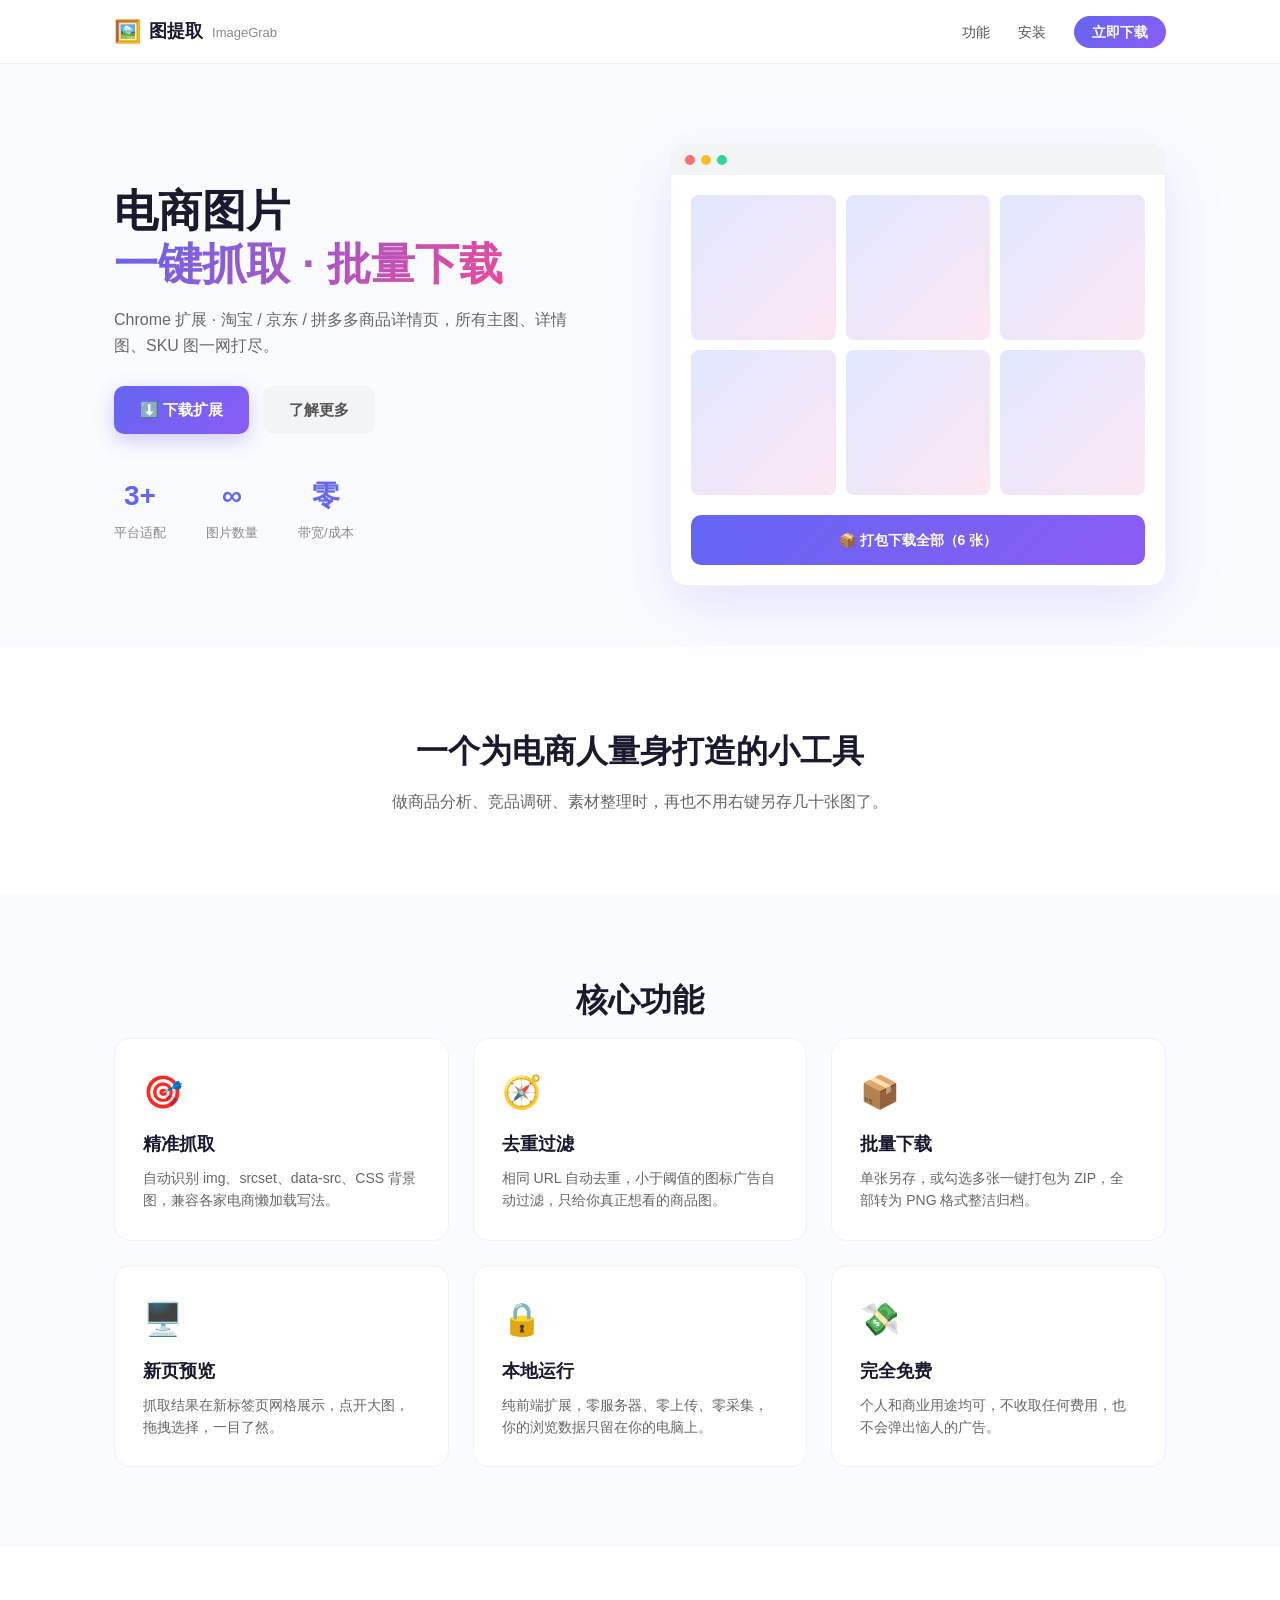
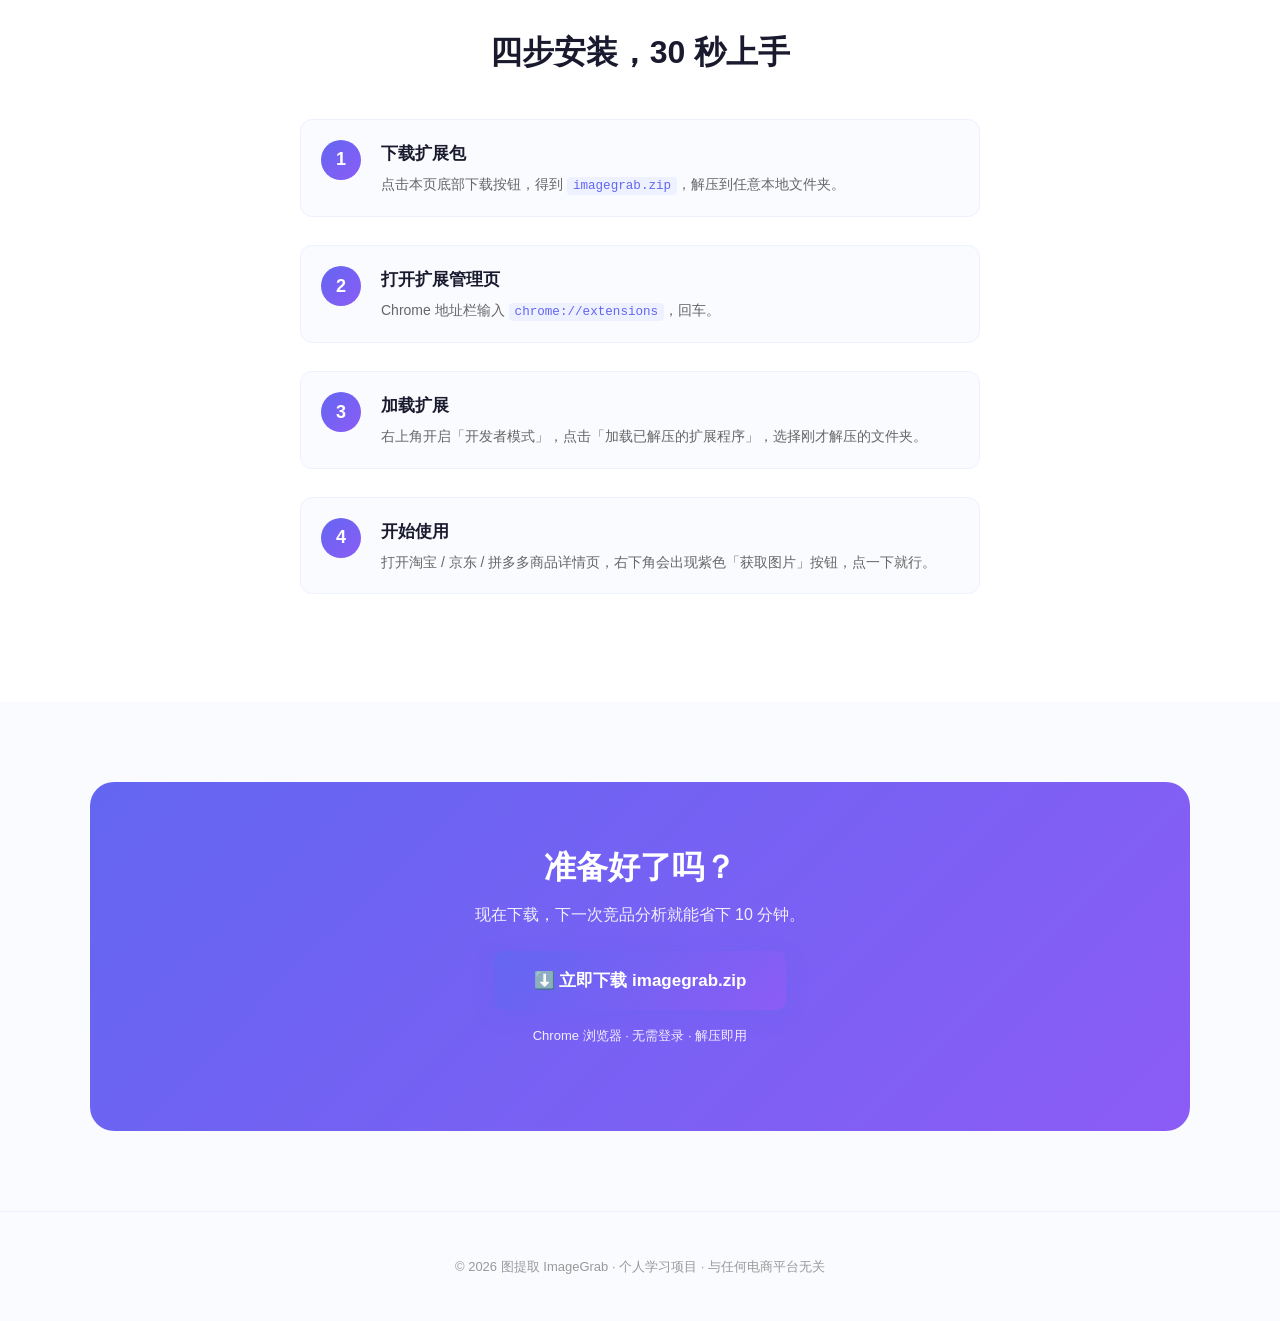
<file: docs/index.html>
<!DOCTYPE html>
<html lang="zh-CN">
<head>
  <meta charset="UTF-8" />
  <meta name="viewport" content="width=device-width, initial-scale=1.0" />
  <title>图提取 ImageGrab — 电商图片一键下载</title>
  <meta name="description" content="Chrome 浏览器扩展，一键抓取淘宝、京东、拼多多等电商详情页所有商品图片，支持批量下载为 ZIP。" />
  <link rel="stylesheet" href="./css/style.css" />
</head>
<body>
  <!-- 导航栏 -->
  <nav class="navbar">
    <div class="nav-inner">
      <a href="#" class="logo">
        <span class="logo-icon">🖼️</span>
        <span>图提取 <em>ImageGrab</em></span>
      </a>
      <ul class="nav-links">
        <li><a href="#features">功能</a></li>
        <li><a href="#howto">安装</a></li>
        <li><a href="#download" class="nav-cta">立即下载</a></li>
      </ul>
      <button class="nav-toggle" aria-label="菜单">☰</button>
    </div>
  </nav>

  <!-- Hero 区 -->
  <header class="hero">
    <div class="hero-inner">
      <h1 class="hero-title">
        电商图片<br />
        <span class="gradient-text">一键抓取 · 批量下载</span>
      </h1>
      <p class="hero-sub">Chrome 扩展 · 淘宝 / 京东 / 拼多多商品详情页，所有主图、详情图、SKU 图一网打尽。</p>
      <div class="hero-actions">
        <a href="#download" class="btn btn-primary" download="imagegrab.zip">⬇️ 下载扩展</a>
        <a href="#features" class="btn btn-ghost">了解更多</a>
      </div>
      <div class="hero-stats">
        <div><strong>3+</strong><span>平台适配</span></div>
        <div><strong>∞</strong><span>图片数量</span></div>
        <div><strong>零</strong><span>带宽/成本</span></div>
      </div>
    </div>
    <div class="hero-visual">
      <div class="mock-browser">
        <div class="mock-bar"><span></span><span></span><span></span></div>
        <div class="mock-body">
          <div class="mock-img"></div>
          <div class="mock-img"></div>
          <div class="mock-img"></div>
          <div class="mock-img"></div>
          <div class="mock-img"></div>
          <div class="mock-img"></div>
        </div>
        <div class="mock-btn">📦 打包下载全部（6 张）</div>
      </div>
    </div>
  </header>

  <!-- 产品介绍 -->
  <section class="section section-alt" id="intro">
    <div class="container">
      <h2 class="section-title">一个为电商人量身打造的小工具</h2>
      <p class="section-lead">做商品分析、竞品调研、素材整理时，再也不用右键另存几十张图了。</p>
    </div>
  </section>

  <!-- 功能卡片 -->
  <section class="section" id="features">
    <div class="container">
      <h2 class="section-title">核心功能</h2>
      <div class="grid grid-3">
        <div class="feature-card">
          <div class="feature-icon">🎯</div>
          <h3>精准抓取</h3>
          <p>自动识别 img、srcset、data-src、CSS 背景图，兼容各家电商懒加载写法。</p>
        </div>
        <div class="feature-card">
          <div class="feature-icon">🧭</div>
          <h3>去重过滤</h3>
          <p>相同 URL 自动去重，小于阈值的图标广告自动过滤，只给你真正想看的商品图。</p>
        </div>
        <div class="feature-card">
          <div class="feature-icon">📦</div>
          <h3>批量下载</h3>
          <p>单张另存，或勾选多张一键打包为 ZIP，全部转为 PNG 格式整洁归档。</p>
        </div>
        <div class="feature-card">
          <div class="feature-icon">🖥️</div>
          <h3>新页预览</h3>
          <p>抓取结果在新标签页网格展示，点开大图，拖拽选择，一目了然。</p>
        </div>
        <div class="feature-card">
          <div class="feature-icon">🔒</div>
          <h3>本地运行</h3>
          <p>纯前端扩展，零服务器、零上传、零采集，你的浏览数据只留在你的电脑上。</p>
        </div>
        <div class="feature-card">
          <div class="feature-icon">💸</div>
          <h3>完全免费</h3>
          <p>个人和商业用途均可，不收取任何费用，也不会弹出恼人的广告。</p>
        </div>
      </div>
    </div>
  </section>

  <!-- 安装时间线 -->
  <section class="section section-alt" id="howto">
    <div class="container">
      <h2 class="section-title">四步安装，30 秒上手</h2>
      <ol class="timeline">
        <li>
          <span class="tl-num">1</span>
          <div>
            <h3>下载扩展包</h3>
            <p>点击本页底部下载按钮，得到 <code>imagegrab.zip</code>，解压到任意本地文件夹。</p>
          </div>
        </li>
        <li>
          <span class="tl-num">2</span>
          <div>
            <h3>打开扩展管理页</h3>
            <p>Chrome 地址栏输入 <code>chrome://extensions</code>，回车。</p>
          </div>
        </li>
        <li>
          <span class="tl-num">3</span>
          <div>
            <h3>加载扩展</h3>
            <p>右上角开启「开发者模式」，点击「加载已解压的扩展程序」，选择刚才解压的文件夹。</p>
          </div>
        </li>
        <li>
          <span class="tl-num">4</span>
          <div>
            <h3>开始使用</h3>
            <p>打开淘宝 / 京东 / 拼多多商品详情页，右下角会出现紫色「获取图片」按钮，点一下就行。</p>
          </div>
        </li>
      </ol>
    </div>
  </section>

  <!-- 下载 CTA -->
  <section class="section" id="download">
    <div class="container cta-box">
      <h2>准备好了吗？</h2>
      <p>现在下载，下一次竞品分析就能省下 10 分钟。</p>
      <a href="./imagegrab.zip" class="btn btn-primary btn-lg" download="imagegrab.zip">⬇️ 立即下载 imagegrab.zip</a>
      <p class="cta-hint">Chrome 浏览器 · 无需登录 · 解压即用</p>
    </div>
  </section>

  <!-- 页脚 -->
  <footer class="footer">
    <p>© 2026 图提取 ImageGrab · 个人学习项目 · 与任何电商平台无关</p>
  </footer>

  <script src="./js/main.js"></script>
</body>
</html>
</file>
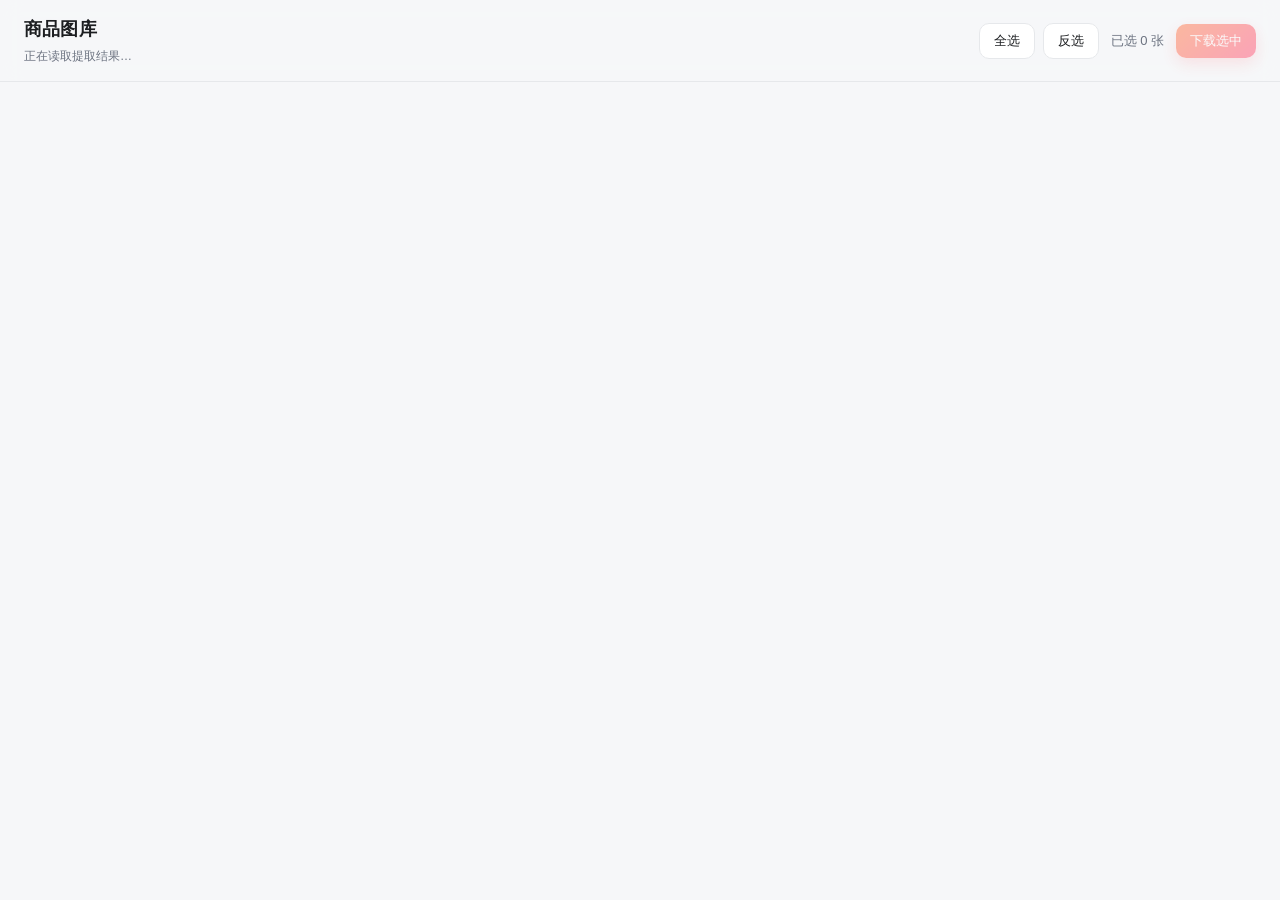
<file: extension/gallery.html>
<!DOCTYPE html>
<html lang="zh-CN">
<head>
  <meta charset="UTF-8" />
  <meta name="viewport" content="width=device-width, initial-scale=1.0" />
  <title>商品图库 · 电商图片提取助手</title>
  <link rel="stylesheet" href="gallery.css" />
</head>
<body>
  <header class="topbar">
    <div class="topbar__info">
      <h1 class="topbar__title">商品图库</h1>
      <p class="topbar__source" id="source-info">正在读取提取结果…</p>
    </div>

    <div class="topbar__actions">
      <button class="btn btn--ghost" id="btn-select-all" type="button">全选</button>
      <button class="btn btn--ghost" id="btn-invert" type="button">反选</button>
      <span class="counter" id="counter">已选 0 张</span>
      <button class="btn btn--primary" id="btn-download" type="button" disabled>下载选中</button>
    </div>
  </header>

  <!-- 下载进度条：仅在下载期间显示 -->
  <section class="progress" id="progress" hidden>
    <div class="progress__bar"><div class="progress__fill" id="progress-fill"></div></div>
    <p class="progress__text" id="progress-text">准备中…</p>
  </section>

  <!-- 结果反馈：下载结束后的汇总 -->
  <section class="result" id="result" hidden></section>

  <main class="grid" id="grid"></main>

  <section class="empty" id="empty" hidden>
    <div class="empty__icon">🗂</div>
    <h2>还没有提取到图片</h2>
    <p>打开淘宝 / 天猫 / 京东 / 拼多多的商品详情页，点击右下角「获取图片」按钮再回到这里。</p>
  </section>

  <script src="gallery.js"></script>
</body>
</html>
</file>
<file: docs/css/style.css>
/* ========= 全局 ========= */
*, *::before, *::after { box-sizing: border-box; }
html { scroll-behavior: smooth; }
body {
  margin: 0;
  font-family: -apple-system, BlinkMacSystemFont, "Segoe UI", "PingFang SC", "Microsoft YaHei", sans-serif;
  color: #1a1a2e;
  line-height: 1.6;
  background: #fafbff;
}
a { color: inherit; text-decoration: none; }
code {
  background: #eef1ff;
  color: #6366f1;
  padding: 2px 6px;
  border-radius: 4px;
  font-size: 0.9em;
}

.container { max-width: 1100px; margin: 0 auto; padding: 0 24px; }

/* ========= 导航 ========= */
.navbar {
  position: sticky; top: 0; z-index: 100;
  background: rgba(255,255,255,0.85);
  backdrop-filter: blur(12px);
  border-bottom: 1px solid #eef1ff;
}
.nav-inner {
  max-width: 1100px; margin: 0 auto; padding: 14px 24px;
  display: flex; align-items: center; justify-content: space-between;
}
.logo { display: flex; align-items: center; gap: 8px; font-weight: 700; font-size: 18px; }
.logo em { font-style: normal; font-weight: 400; color: #888; font-size: 13px; margin-left: 4px; }
.logo-icon { font-size: 22px; }
.nav-links { display: flex; list-style: none; gap: 28px; margin: 0; padding: 0; align-items: center; }
.nav-links a { font-size: 14px; color: #555; transition: color .2s; }
.nav-links a:hover { color: #6366f1; }
.nav-cta {
  background: linear-gradient(135deg, #6366f1, #8b5cf6);
  color: #fff !important;
  padding: 8px 18px;
  border-radius: 22px;
  font-weight: 600;
}
.nav-toggle { display: none; background: none; border: none; font-size: 24px; cursor: pointer; }

/* ========= Hero ========= */
.hero {
  padding: 80px 24px 60px;
  display: grid; grid-template-columns: 1fr 1fr; gap: 60px;
  max-width: 1100px; margin: 0 auto; align-items: center;
}
.hero-title { font-size: 44px; line-height: 1.2; margin: 0 0 16px; }
.gradient-text {
  background: linear-gradient(135deg, #6366f1, #ec4899);
  -webkit-background-clip: text; background-clip: text; color: transparent;
}
.hero-sub { color: #666; font-size: 16px; margin: 0 0 28px; max-width: 460px; }
.hero-actions { display: flex; gap: 14px; margin-bottom: 40px; flex-wrap: wrap; }
.hero-stats { display: flex; gap: 40px; }
.hero-stats div { text-align: center; }
.hero-stats strong { display: block; font-size: 28px; color: #6366f1; }
.hero-stats span { font-size: 13px; color: #888; }

/* Hero 浏览器 mock */
.hero-visual { position: relative; }
.mock-browser {
  background: #fff; border-radius: 16px; box-shadow: 0 20px 60px rgba(99,102,241,0.15);
  overflow: hidden; border: 1px solid #eef1ff;
}
.mock-bar { background: #f3f4f6; padding: 10px 14px; display: flex; gap: 6px; }
.mock-bar span { width: 10px; height: 10px; border-radius: 50%; background: #e5e7eb; }
.mock-bar span:first-child { background: #f87171; }
.mock-bar span:nth-child(2) { background: #fbbf24; }
.mock-bar span:nth-child(3) { background: #34d399; }
.mock-body {
  padding: 20px; display: grid; grid-template-columns: repeat(3, 1fr); gap: 10px;
}
.mock-img {
  aspect-ratio: 1;
  background: linear-gradient(135deg, #e0e7ff, #fce7f3);
  border-radius: 8px;
}
.mock-btn {
  margin: 0 20px 20px;
  padding: 14px; text-align: center;
  background: linear-gradient(135deg, #6366f1, #8b5cf6);
  color: #fff; border-radius: 10px; font-weight: 600; font-size: 14px;
}

/* ========= 按钮 ========= */
.btn {
  display: inline-block; padding: 12px 26px; border-radius: 10px;
  font-weight: 600; font-size: 15px; cursor: pointer; border: none;
  transition: transform .15s, box-shadow .15s;
}
.btn:hover { transform: translateY(-2px); }
.btn-primary {
  background: linear-gradient(135deg, #6366f1, #8b5cf6);
  color: #fff; box-shadow: 0 6px 20px rgba(99,102,241,0.3);
}
.btn-ghost { background: #f3f4f6; color: #555; }
.btn-lg { padding: 16px 40px; font-size: 17px; }

/* ========= 区块 ========= */
.section { padding: 80px 24px; }
.section-alt { background: #fff; }
.section-title { text-align: center; font-size: 32px; margin: 0 0 12px; }
.section-lead { text-align: center; color: #666; margin: 0 auto; max-width: 560px; }

/* ========= 功能卡 ========= */
.grid { display: grid; gap: 24px; }
.grid-3 { grid-template-columns: repeat(3, 1fr); }
.feature-card {
  background: #fff; padding: 28px; border-radius: 16px;
  border: 1px solid #eef1ff; transition: transform .2s, box-shadow .2s;
}
.feature-card:hover { transform: translateY(-4px); box-shadow: 0 12px 30px rgba(99,102,241,0.1); }
.feature-icon { font-size: 32px; margin-bottom: 12px; }
.feature-card h3 { margin: 0 0 8px; font-size: 18px; }
.feature-card p { margin: 0; color: #666; font-size: 14px; }

/* ========= 时间线 ========= */
.timeline { list-style: none; padding: 0; margin: 40px auto 0; max-width: 680px; }
.timeline li {
  display: flex; gap: 20px; margin-bottom: 28px;
  background: #fafbff; border: 1px solid #eef1ff; border-radius: 12px; padding: 20px;
}
.tl-num {
  flex-shrink: 0; width: 40px; height: 40px; border-radius: 50%;
  background: linear-gradient(135deg, #6366f1, #8b5cf6);
  color: #fff; display: flex; align-items: center; justify-content: center;
  font-weight: 700; font-size: 18px;
}
.timeline h3 { margin: 0 0 6px; font-size: 17px; }
.timeline p { margin: 0; color: #666; font-size: 14px; }

/* ========= CTA ========= */
.cta-box {
  background: linear-gradient(135deg, #6366f1, #8b5cf6);
  border-radius: 24px; padding: 60px 40px; text-align: center; color: #fff;
}
.cta-box h2 { font-size: 32px; margin: 0 0 8px; }
.cta-box p { margin: 0 0 24px; opacity: 0.9; }
.cta-hint { margin-top: 16px !important; font-size: 13px; opacity: 0.7; }

/* ========= 页脚 ========= */
.footer { padding: 32px 24px; text-align: center; color: #999; font-size: 13px; border-top: 1px solid #eef1ff; }

/* ========= 响应式 ========= */
@media (max-width: 900px) {
  .hero { grid-template-columns: 1fr; padding: 50px 24px 30px; }
  .hero-title { font-size: 34px; }
  .grid-3 { grid-template-columns: repeat(2, 1fr); }
  .section-title { font-size: 26px; }
}
@media (max-width: 600px) {
  .nav-links { display: none; }
  .nav-toggle { display: block; }
  .hero-title { font-size: 28px; }
  .hero-stats { gap: 24px; }
  .grid-3 { grid-template-columns: 1fr; }
  .section { padding: 50px 20px; }
  .cta-box { padding: 40px 24px; }
}
</file>
<file: extension/gallery.css>
/**
 * gallery.css —— 图库页样式
 * 结构：固定顶栏 + 进度条 + 结果面板 + 响应式网格卡片
 */

:root {
  --bg: #f6f7f9;
  --surface: #ffffff;
  --border: #e6e8eb;
  --text: #1c1e21;
  --text-weak: #6b7280;
  --brand: #ff5a3c;
  --brand-strong: #e8431f;
  --ok: #22a06b;
  --warn: #d97706;
  --shadow: 0 1px 2px rgba(16, 24, 40, 0.06), 0 8px 24px rgba(16, 24, 40, 0.06);
  --radius: 12px;
}

@media (prefers-color-scheme: dark) {
  :root {
    --bg: #131417;
    --surface: #1c1e22;
    --border: #2b2e34;
    --text: #eceef1;
    --text-weak: #9aa1ab;
    --shadow: 0 1px 2px rgba(0, 0, 0, 0.4), 0 8px 24px rgba(0, 0, 0, 0.3);
  }
}

* { box-sizing: border-box; }

body {
  margin: 0;
  padding: 0 24px 64px;
  background: var(--bg);
  color: var(--text);
  font: 14px/1.5 -apple-system, BlinkMacSystemFont, "Segoe UI", "PingFang SC", "Microsoft YaHei", sans-serif;
}

/* ---------------------------------------------------------------- 顶栏 */

.topbar {
  position: sticky;
  top: 0;
  z-index: 20;
  display: flex;
  flex-wrap: wrap;
  gap: 16px;
  align-items: center;
  justify-content: space-between;
  margin: 0 -24px 20px;
  padding: 16px 24px;
  background: color-mix(in srgb, var(--bg) 88%, transparent);
  backdrop-filter: blur(10px);
  border-bottom: 1px solid var(--border);
}

.topbar__title {
  margin: 0;
  font-size: 18px;
  font-weight: 650;
  letter-spacing: 0.2px;
}

.topbar__source {
  margin: 4px 0 0;
  max-width: 60vw;
  overflow: hidden;
  white-space: nowrap;
  text-overflow: ellipsis;
  font-size: 12px;
  color: var(--text-weak);
}

.topbar__actions {
  display: flex;
  align-items: center;
  gap: 8px;
}

.btn {
  padding: 8px 14px;
  border-radius: 10px;
  border: 1px solid var(--border);
  background: var(--surface);
  color: var(--text);
  font-size: 13px;
  font-weight: 500;
  cursor: pointer;
  transition: background 0.15s ease, border-color 0.15s ease, transform 0.1s ease, opacity 0.15s ease;
}

.btn:hover { border-color: var(--brand); }
.btn:active { transform: translateY(1px); }

.btn:disabled {
  opacity: 0.45;
  cursor: not-allowed;
  border-color: var(--border);
}

.btn--primary {
  border: none;
  color: #fff;
  background: linear-gradient(135deg, #ff6b35, #ff3d68);
  box-shadow: 0 6px 16px rgba(255, 77, 79, 0.28);
}

.btn--primary:not(:disabled):hover { filter: brightness(1.05); }

.counter {
  padding: 0 4px;
  font-size: 13px;
  color: var(--text-weak);
  white-space: nowrap;
}

/* ---------------------------------------------------------------- 进度 */

.progress {
  margin-bottom: 16px;
  padding: 12px 16px;
  background: var(--surface);
  border: 1px solid var(--border);
  border-radius: var(--radius);
  box-shadow: var(--shadow);
}

.progress__bar {
  height: 6px;
  border-radius: 999px;
  background: color-mix(in srgb, var(--border) 70%, transparent);
  overflow: hidden;
}

.progress__fill {
  width: 0%;
  height: 100%;
  border-radius: 999px;
  background: linear-gradient(90deg, #ff6b35, #ff3d68);
  transition: width 0.25s ease;
}

.progress__text {
  margin: 8px 0 0;
  font-size: 12px;
  color: var(--text-weak);
}

/* ---------------------------------------------------------------- 结果面板 */

.result {
  margin-bottom: 16px;
  padding: 12px 16px;
  border-radius: var(--radius);
  border: 1px solid color-mix(in srgb, var(--ok) 35%, var(--border));
  background: color-mix(in srgb, var(--ok) 8%, var(--surface));
  box-shadow: var(--shadow);
  font-size: 13px;
}

.result.is-partial {
  border-color: color-mix(in srgb, var(--warn) 40%, var(--border));
  background: color-mix(in srgb, var(--warn) 10%, var(--surface));
}

.result__head { font-weight: 600; margin-bottom: 6px; }

.result__failures {
  margin: 6px 0 0;
  padding-left: 18px;
  color: var(--text-weak);
  max-height: 132px;
  overflow: auto;
  font-size: 12px;
}

.result__failures li { margin: 2px 0; word-break: break-all; }

/* ---------------------------------------------------------------- 网格 */

.grid {
  display: grid;
  grid-template-columns: repeat(auto-fill, minmax(190px, 1fr));
  gap: 14px;
}

.card {
  position: relative;
  display: flex;
  flex-direction: column;
  background: var(--surface);
  border: 1px solid var(--border);
  border-radius: var(--radius);
  box-shadow: var(--shadow);
  overflow: hidden;
  cursor: pointer;
  transition: border-color 0.15s ease, transform 0.15s ease, opacity 0.15s ease;
}

.card:hover { transform: translateY(-2px); }

.card.is-selected { border-color: var(--brand); box-shadow: 0 0 0 2px color-mix(in srgb, var(--brand) 28%, transparent); }

.card.is-disabled {
  opacity: 0.5;
  cursor: not-allowed;
}

.card__thumb {
  position: relative;
  aspect-ratio: 1 / 1;
  background:
    linear-gradient(45deg, color-mix(in srgb, var(--border) 60%, transparent) 25%, transparent 25%) 0 0/16px 16px,
    linear-gradient(-45deg, color-mix(in srgb, var(--border) 60%, transparent) 25%, transparent 25%) 0 8px/16px 16px,
    var(--surface);
}

.card__thumb img {
  width: 100%;
  height: 100%;
  object-fit: contain;   /* 商品图多为白底方图，contain 不裁切 */
  display: block;
}

/* 勾选框浮在左上角 */
.card__check {
  position: absolute;
  top: 8px;
  left: 8px;
  width: 18px;
  height: 18px;
  margin: 0;
  accent-color: var(--brand);
  cursor: pointer;
  z-index: 2;
}

.card__meta {
  display: flex;
  align-items: center;
  justify-content: space-between;
  gap: 8px;
  padding: 8px 10px;
  font-size: 12px;
  color: var(--text-weak);
  border-top: 1px solid var(--border);
}

.card__type {
  padding: 1px 6px;
  border-radius: 999px;
  background: color-mix(in srgb, var(--border) 55%, transparent);
  text-transform: uppercase;
  letter-spacing: 0.4px;
}

.card__note {
  position: absolute;
  top: 8px;
  right: 8px;
  padding: 2px 8px;
  border-radius: 999px;
  font-size: 11px;
  color: #fff;
  background: rgba(0, 0, 0, 0.62);
  z-index: 2;
}

/* ---------------------------------------------------------------- 空状态 */

.empty {
  padding: 72px 24px;
  text-align: center;
  color: var(--text-weak);
}

.empty__icon { font-size: 48px; }
.empty h2 { margin: 12px 0 8px; font-size: 17px; color: var(--text); }
.empty p { margin: 0 auto; max-width: 420px; font-size: 13px; }

@media (max-width: 640px) {
  body { padding: 0 14px 48px; }
  .topbar { margin: 0 -14px 16px; padding: 12px 14px; }
  .topbar__source { max-width: 100%; }
  .grid { grid-template-columns: repeat(auto-fill, minmax(140px, 1fr)); gap: 10px; }
}
</file>
